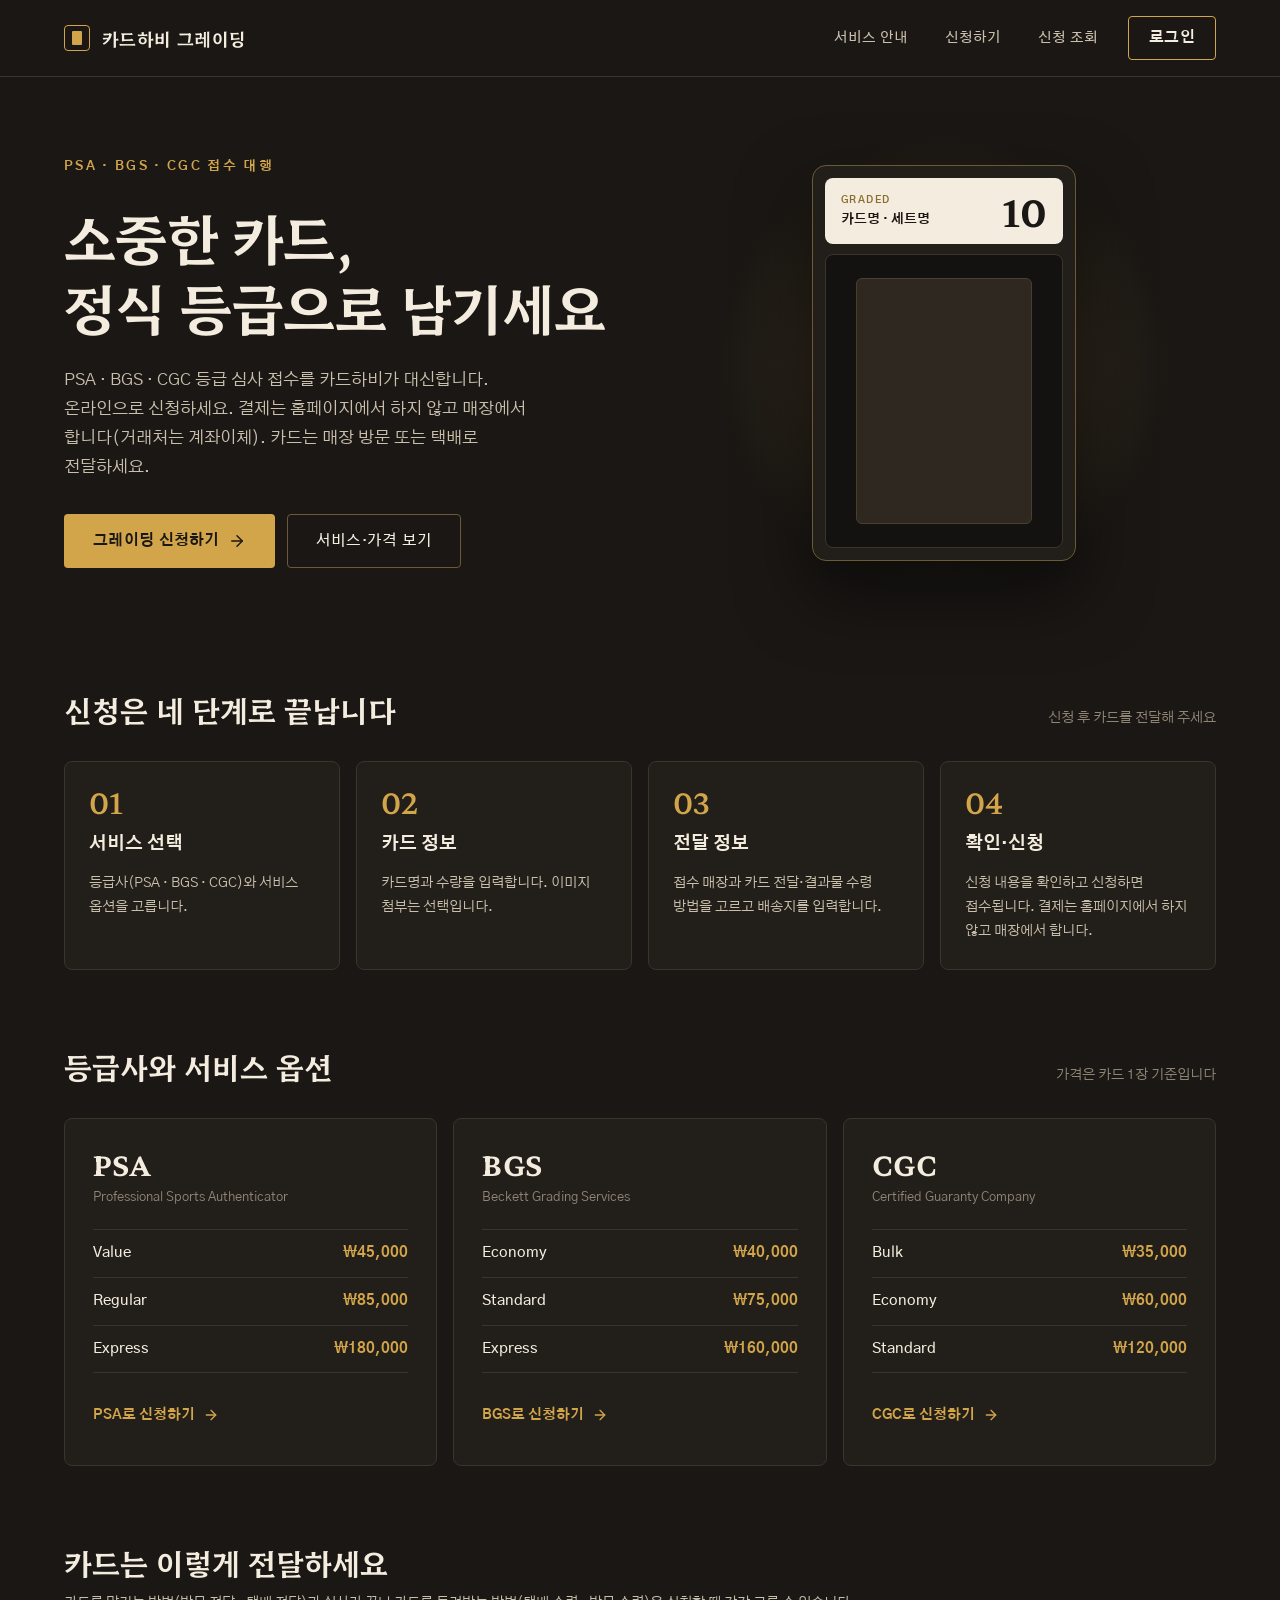
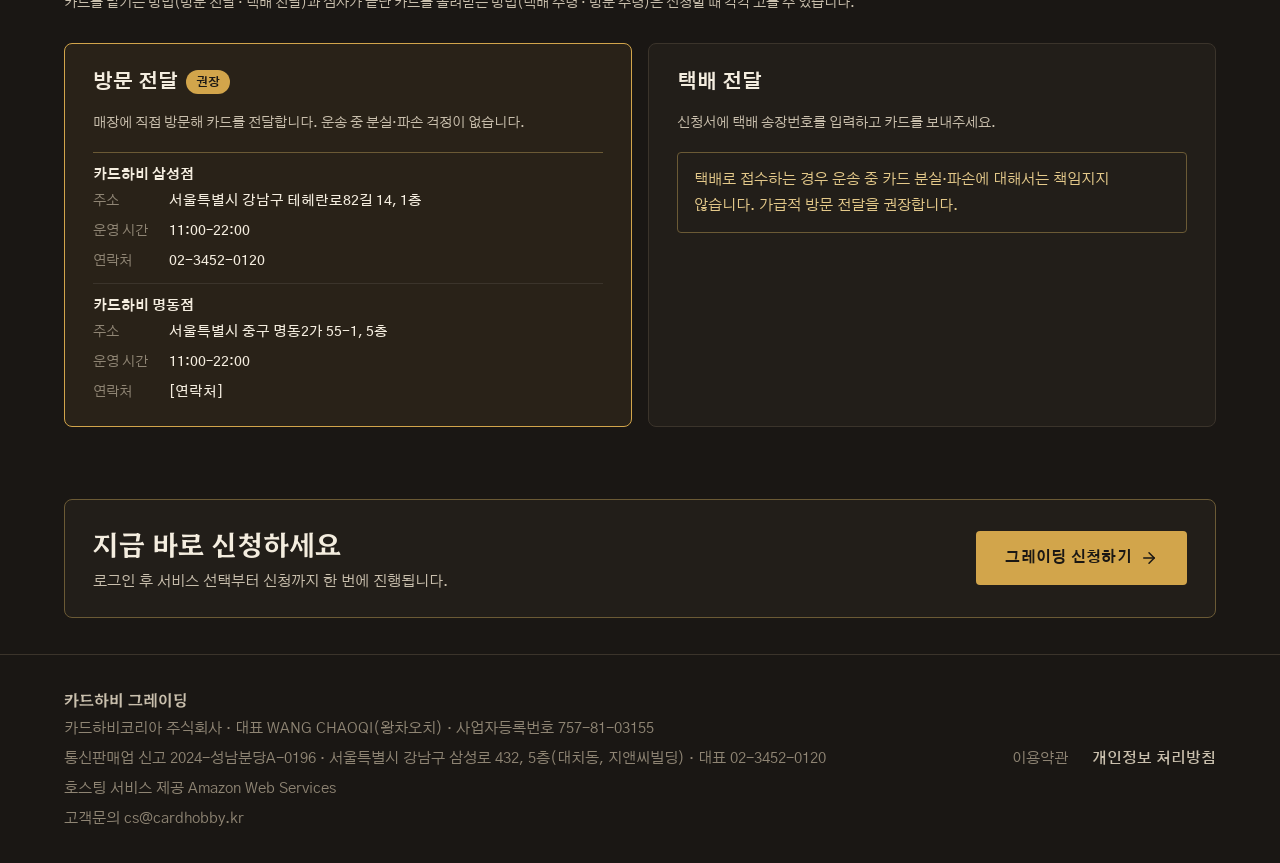
<file: index.html>
<!doctype html>
<html lang="ko">
  <head>
    <meta charset="UTF-8" />
    <link rel="icon" type="image/svg+xml" href="./favicon.svg" />
    <meta name="viewport" content="width=device-width, initial-scale=1.0" />
    <meta name="theme-color" content="#1A1714" />
    <title>카드하비 그레이딩</title>
    <meta name="robots" content="noindex, nofollow, noarchive" />
    <link rel="preconnect" href="https://fonts.googleapis.com" />
    <link rel="preconnect" href="https://fonts.gstatic.com" crossorigin />
    <link
      rel="stylesheet"
      href="https://fonts.googleapis.com/css2?family=Hahmlet:wght@500;600;700&family=Gothic+A1:wght@400;500;700&display=swap"
    />
    <script type="module" crossorigin src="./assets/index-C1DXj0QL.js"></script>
    <link rel="stylesheet" crossorigin href="./assets/index-DiRMpF3g.css">
  </head>
  <body>
    <div id="root"></div>
  </body>
</html>
</file>
